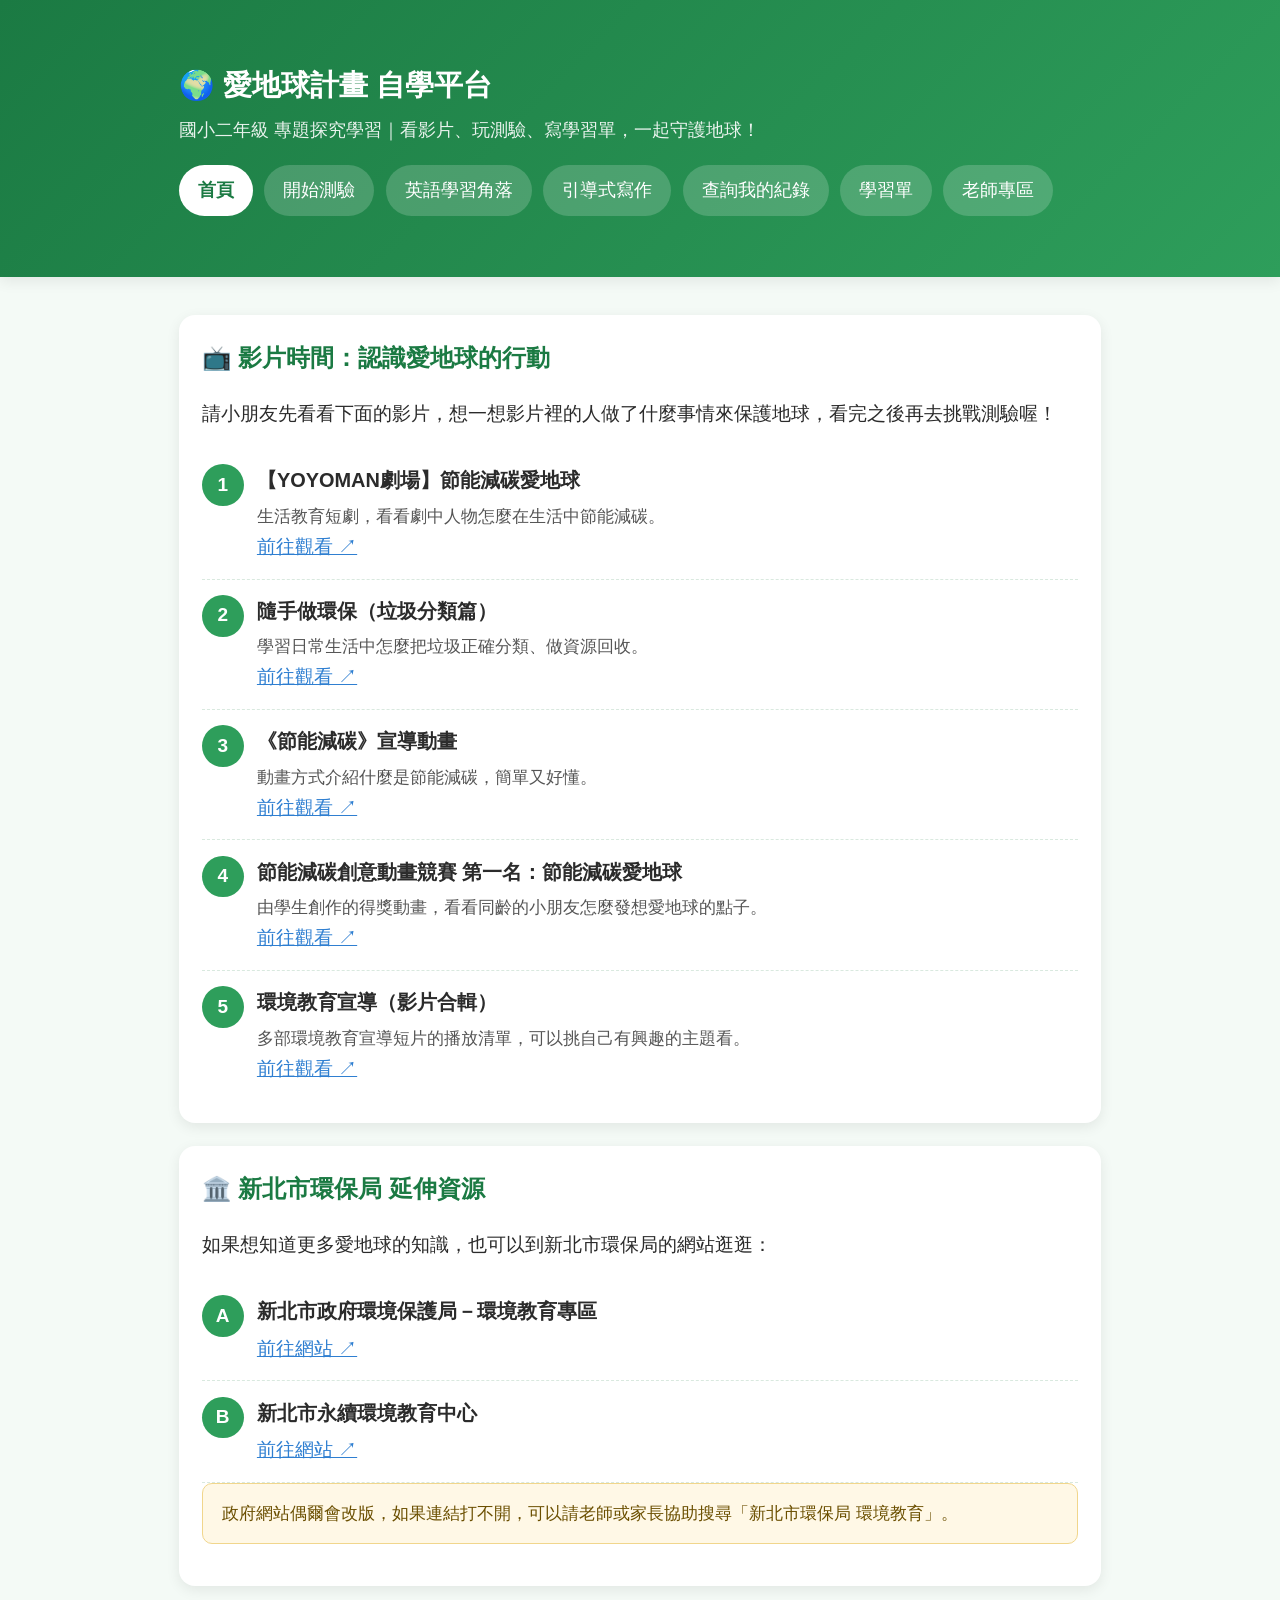
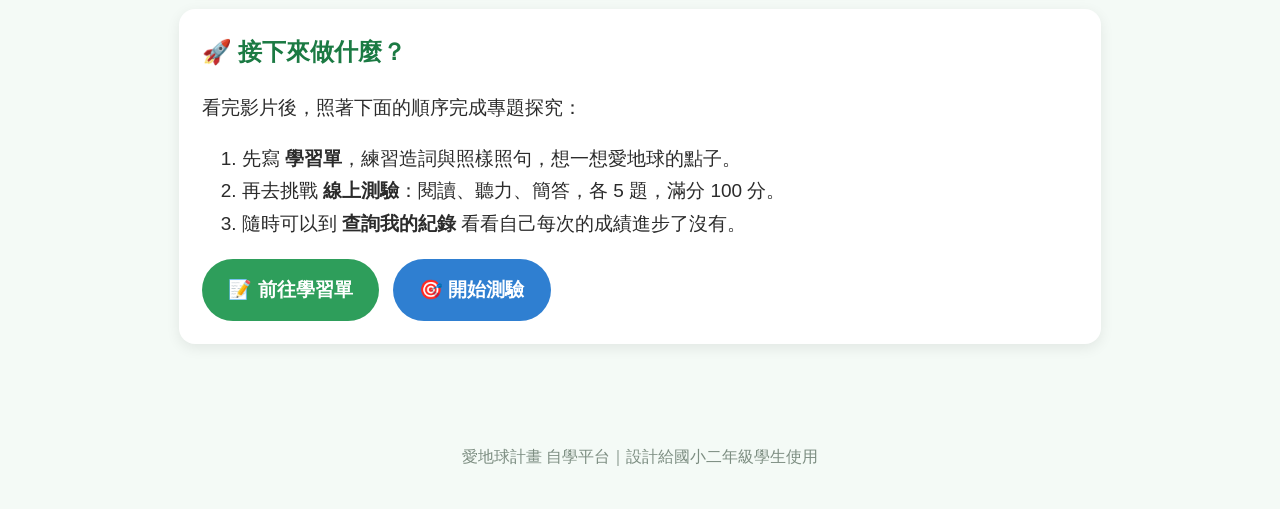
<file: index.html>
<!DOCTYPE html>
<html lang="zh-Hant">
<head>
<meta charset="UTF-8" />
<meta name="viewport" content="width=device-width, initial-scale=1.0" />
<title>愛地球計畫｜自學平台</title>
<link rel="stylesheet" href="css/style.css" />
</head>
<body>
<header class="site-header">
  <div class="container">
    <h1>🌍 愛地球計畫 自學平台</h1>
    <p>國小二年級 專題探究學習｜看影片、玩測驗、寫學習單，一起守護地球！</p>
    <nav class="nav">
      <a href="index.html" class="active">首頁</a>
      <a href="quiz.html">開始測驗</a>
      <a href="english.html">英語學習角落</a>
      <a href="writing.html">引導式寫作</a>
      <a href="records.html">查詢我的紀錄</a>
      <a href="worksheet.html">學習單</a>
      <a href="teacher.html">老師專區</a>
    </nav>
  </div>
</header>

<main class="container">

  <section class="card">
    <h2>📺 影片時間：認識愛地球的行動</h2>
    <p>請小朋友先看看下面的影片，想一想影片裡的人做了什麼事情來保護地球，看完之後再去挑戰測驗喔！</p>

    <div class="resource-item">
      <div class="resource-badge">1</div>
      <div>
        <h3>【YOYOMAN劇場】節能減碳愛地球</h3>
        <p>生活教育短劇，看看劇中人物怎麼在生活中節能減碳。</p>
        <a href="https://www.youtube.com/watch?v=oOMEw6b3KE0" target="_blank" rel="noopener">前往觀看 ↗</a>
      </div>
    </div>

    <div class="resource-item">
      <div class="resource-badge">2</div>
      <div>
        <h3>隨手做環保（垃圾分類篇）</h3>
        <p>學習日常生活中怎麼把垃圾正確分類、做資源回收。</p>
        <a href="https://www.youtube.com/watch?v=1Psvl4VENHc" target="_blank" rel="noopener">前往觀看 ↗</a>
      </div>
    </div>

    <div class="resource-item">
      <div class="resource-badge">3</div>
      <div>
        <h3>《節能減碳》宣導動畫</h3>
        <p>動畫方式介紹什麼是節能減碳，簡單又好懂。</p>
        <a href="https://www.youtube.com/watch?v=EgyEoWY1zJs" target="_blank" rel="noopener">前往觀看 ↗</a>
      </div>
    </div>

    <div class="resource-item">
      <div class="resource-badge">4</div>
      <div>
        <h3>節能減碳創意動畫競賽 第一名：節能減碳愛地球</h3>
        <p>由學生創作的得獎動畫，看看同齡的小朋友怎麼發想愛地球的點子。</p>
        <a href="https://www.youtube.com/watch?v=RoqCSgx0_Cg" target="_blank" rel="noopener">前往觀看 ↗</a>
      </div>
    </div>

    <div class="resource-item">
      <div class="resource-badge">5</div>
      <div>
        <h3>環境教育宣導（影片合輯）</h3>
        <p>多部環境教育宣導短片的播放清單，可以挑自己有興趣的主題看。</p>
        <a href="https://www.youtube.com/playlist?list=PLnuquItYMaAf5k-RZ_z45hEhrvIh-VJi8" target="_blank" rel="noopener">前往觀看 ↗</a>
      </div>
    </div>
  </section>

  <section class="card">
    <h2>🏛️ 新北市環保局 延伸資源</h2>
    <p>如果想知道更多愛地球的知識，也可以到新北市環保局的網站逛逛：</p>

    <div class="resource-item">
      <div class="resource-badge">A</div>
      <div>
        <h3>新北市政府環境保護局－環境教育專區</h3>
        <a href="https://www.epd.ntpc.gov.tw/Home/Menu/EnvironmentalEducation" target="_blank" rel="noopener">前往網站 ↗</a>
      </div>
    </div>

    <div class="resource-item">
      <div class="resource-badge">B</div>
      <div>
        <h3>新北市永續環境教育中心</h3>
        <a href="https://sdec.ntpc.edu.tw/" target="_blank" rel="noopener">前往網站 ↗</a>
      </div>
    </div>

    <div class="notice">政府網站偶爾會改版，如果連結打不開，可以請老師或家長協助搜尋「新北市環保局 環境教育」。</div>
  </section>

  <section class="card">
    <h2>🚀 接下來做什麼？</h2>
    <p>看完影片後，照著下面的順序完成專題探究：</p>
    <ol>
      <li>先寫 <strong>學習單</strong>，練習造詞與照樣照句，想一想愛地球的點子。</li>
      <li>再去挑戰 <strong>線上測驗</strong>：閱讀、聽力、簡答，各 5 題，滿分 100 分。</li>
      <li>隨時可以到 <strong>查詢我的紀錄</strong> 看看自己每次的成績進步了沒有。</li>
    </ol>
    <div class="btn-row">
      <a class="btn" href="worksheet.html">📝 前往學習單</a>
      <a class="btn secondary" href="quiz.html">🎯 開始測驗</a>
    </div>
  </section>

</main>

<footer class="site-footer">愛地球計畫 自學平台｜設計給國小二年級學生使用</footer>
</body>
</html>
</file>
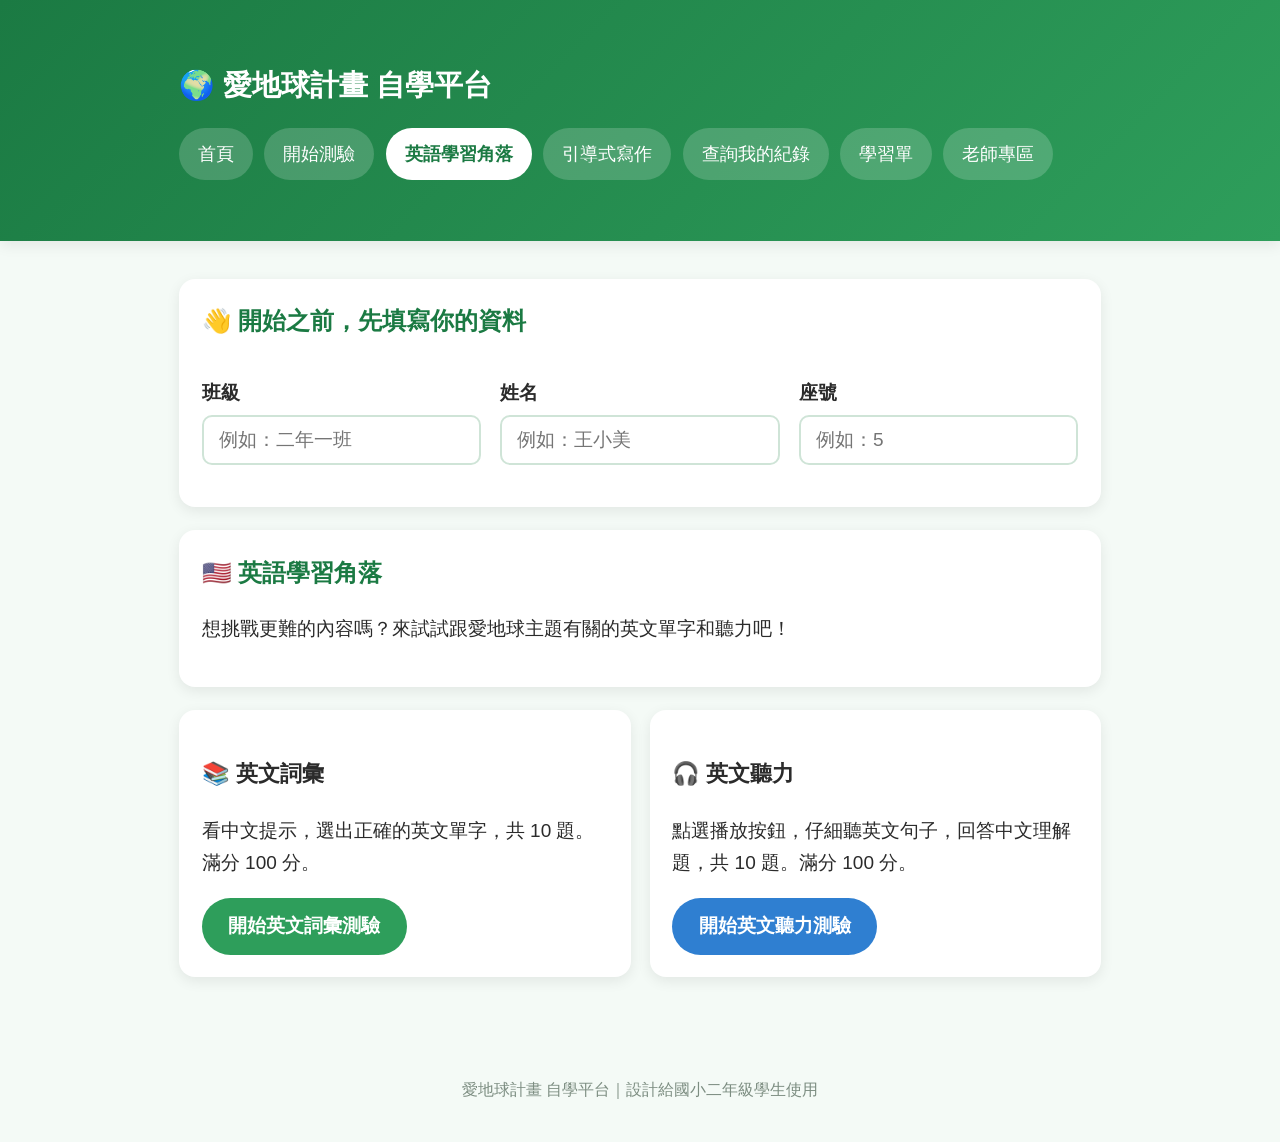
<file: english.html>
<!DOCTYPE html>
<html lang="zh-Hant">
<head>
<meta charset="UTF-8" />
<meta name="viewport" content="width=device-width, initial-scale=1.0" />
<title>英語學習角落｜愛地球計畫</title>
<link rel="stylesheet" href="css/style.css" />
</head>
<body>
<header class="site-header">
  <div class="container">
    <h1>🌍 愛地球計畫 自學平台</h1>
    <nav class="nav">
      <a href="index.html">首頁</a>
      <a href="quiz.html">開始測驗</a>
      <a href="english.html" class="active">英語學習角落</a>
      <a href="writing.html">引導式寫作</a>
      <a href="records.html">查詢我的紀錄</a>
      <a href="worksheet.html">學習單</a>
      <a href="teacher.html">老師專區</a>
    </nav>
  </div>
</header>

<main class="container">

  <section class="card" id="student-form-card">
    <h2>👋 開始之前，先填寫你的資料</h2>
    <div class="grid cols-3">
      <div>
        <label for="input-class">班級</label>
        <input type="text" id="input-class" placeholder="例如：二年一班" />
      </div>
      <div>
        <label for="input-name">姓名</label>
        <input type="text" id="input-name" placeholder="例如：王小美" />
      </div>
      <div>
        <label for="input-seat">座號</label>
        <input type="number" id="input-seat" placeholder="例如：5" />
      </div>
    </div>
    <p class="score-note" id="student-form-hint"></p>
  </section>

  <section id="section-menu">
    <div class="card">
      <h2>🇺🇸 英語學習角落</h2>
      <p>想挑戰更難的內容嗎？來試試跟愛地球主題有關的英文單字和聽力吧！</p>
    </div>
    <div class="grid cols-2">
      <div class="card">
        <h3>📚 英文詞彙</h3>
        <p>看中文提示，選出正確的英文單字，共 10 題。滿分 100 分。</p>
        <button class="btn" onclick="startTest('engVocab')">開始英文詞彙測驗</button>
      </div>
      <div class="card">
        <h3>🎧 英文聽力</h3>
        <p>點選播放按鈕，仔細聽英文句子，回答中文理解題，共 10 題。滿分 100 分。</p>
        <button class="btn secondary" onclick="startTest('engListening')">開始英文聽力測驗</button>
      </div>
    </div>
  </section>

  <section class="card" id="section-test" style="display:none;">
    <h2 id="test-title"></h2>
    <div class="progress-bar"><div class="progress-bar-fill" id="progress-fill" style="width:0%"></div></div>
    <div id="test-questions"></div>
    <div class="btn-row">
      <button class="btn" id="submit-btn" onclick="submitTest()">交卷</button>
      <button class="btn outline" onclick="backToMenu()">返回測驗選單</button>
    </div>
  </section>

  <section class="card" id="section-result" style="display:none;">
    <h2 id="result-title">測驗結果</h2>
    <div class="score-display" id="result-score">0</div>
    <p class="score-note" id="result-note"></p>
    <div id="result-detail"></div>
    <div class="btn-row">
      <button class="btn" id="retake-btn" onclick="retakeTest()">再測一次（換新題目）</button>
      <button class="btn outline" onclick="backToMenu()">返回測驗選單</button>
      <a class="btn secondary" href="records.html">查看我的所有紀錄</a>
    </div>
  </section>

</main>

<footer class="site-footer">愛地球計畫 自學平台｜設計給國小二年級學生使用</footer>

<script src="js/config.js"></script>
<script src="js/questions.js"></script>
<script src="js/storage.js"></script>
<script src="js/quiz.js"></script>
</body>
</html>
</file>
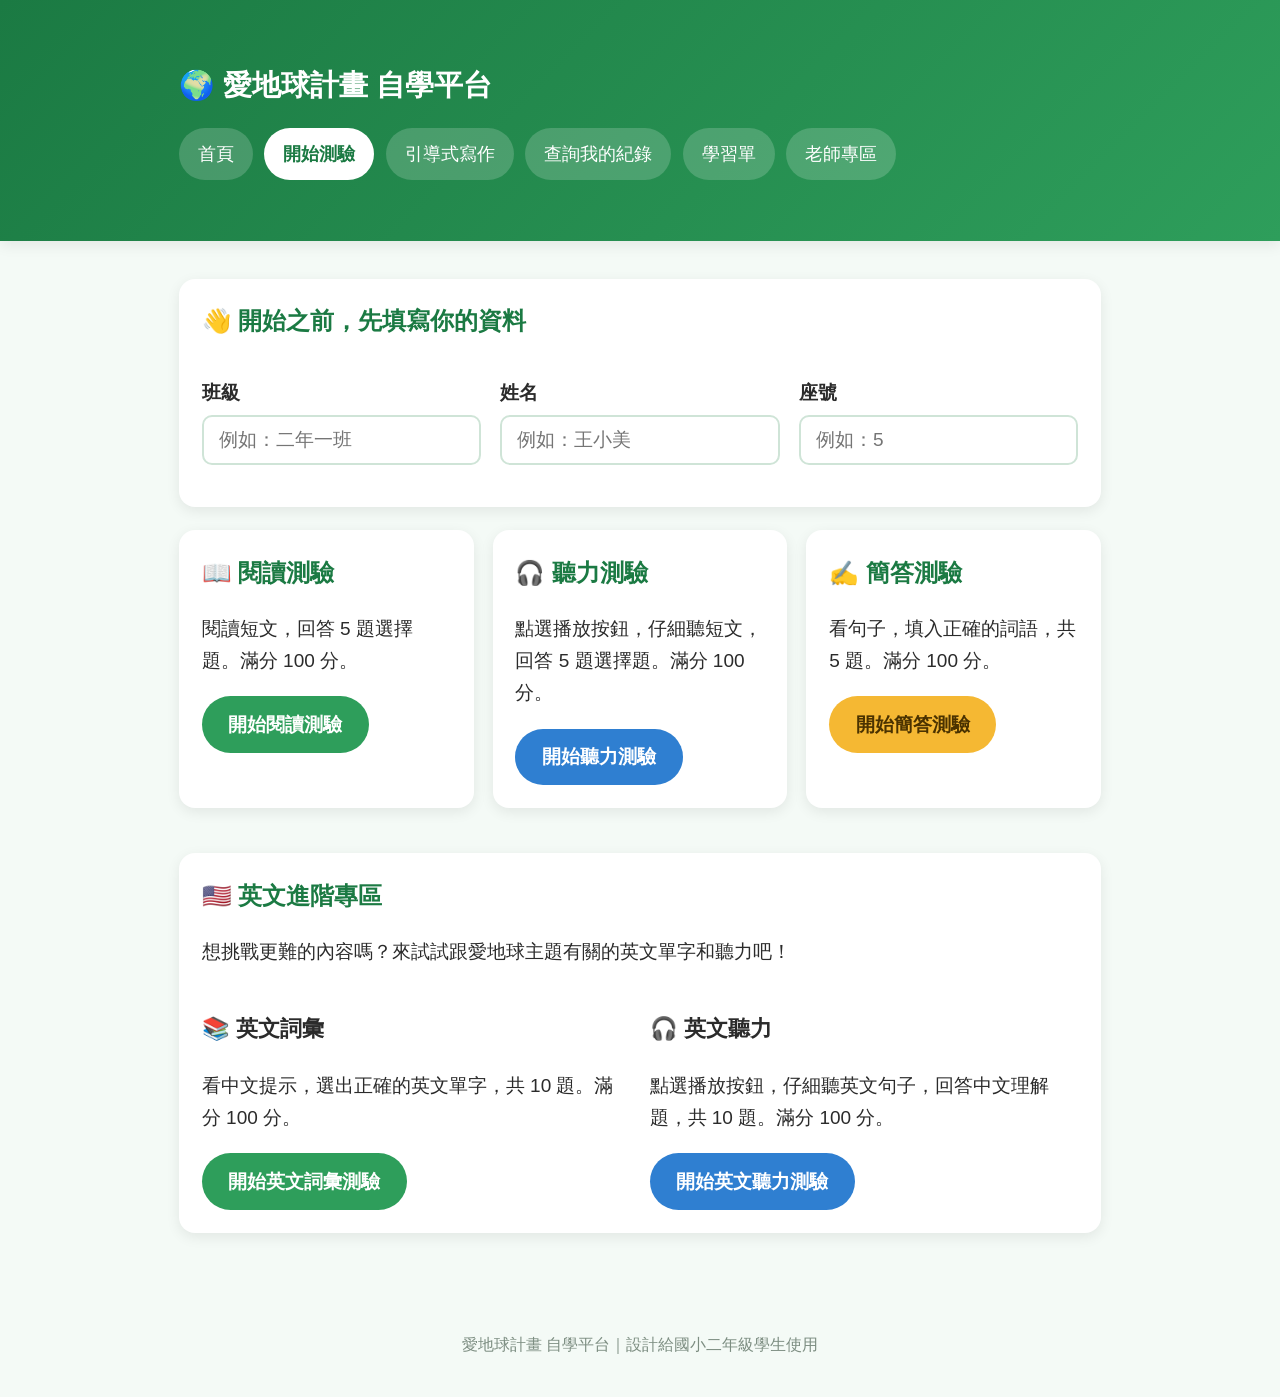
<file: quiz.html>
<!DOCTYPE html>
<html lang="zh-Hant">
<head>
<meta charset="UTF-8" />
<meta name="viewport" content="width=device-width, initial-scale=1.0" />
<title>線上測驗｜愛地球計畫</title>
<link rel="stylesheet" href="css/style.css" />
</head>
<body>
<header class="site-header">
  <div class="container">
    <h1>🌍 愛地球計畫 自學平台</h1>
    <nav class="nav">
      <a href="index.html">首頁</a>
      <a href="quiz.html" class="active">開始測驗</a>
      <a href="writing.html">引導式寫作</a>
      <a href="records.html">查詢我的紀錄</a>
      <a href="worksheet.html">學習單</a>
      <a href="teacher.html">老師專區</a>
    </nav>
  </div>
</header>

<main class="container">

  <section class="card" id="student-form-card">
    <h2>👋 開始之前，先填寫你的資料</h2>
    <div class="grid cols-3">
      <div>
        <label for="input-class">班級</label>
        <input type="text" id="input-class" placeholder="例如：二年一班" />
      </div>
      <div>
        <label for="input-name">姓名</label>
        <input type="text" id="input-name" placeholder="例如：王小美" />
      </div>
      <div>
        <label for="input-seat">座號</label>
        <input type="number" id="input-seat" placeholder="例如：5" />
      </div>
    </div>
    <p class="score-note" id="student-form-hint"></p>
  </section>

  <section id="section-menu">
    <div class="grid cols-3">
      <div class="card">
        <h2>📖 閱讀測驗</h2>
        <p>閱讀短文，回答 5 題選擇題。滿分 100 分。</p>
        <button class="btn" onclick="startTest('reading')">開始閱讀測驗</button>
      </div>
      <div class="card">
        <h2>🎧 聽力測驗</h2>
        <p>點選播放按鈕，仔細聽短文，回答 5 題選擇題。滿分 100 分。</p>
        <button class="btn secondary" onclick="startTest('listening')">開始聽力測驗</button>
      </div>
      <div class="card">
        <h2>✍️ 簡答測驗</h2>
        <p>看句子，填入正確的詞語，共 5 題。滿分 100 分。</p>
        <button class="btn warning" onclick="startTest('short')">開始簡答測驗</button>
      </div>
    </div>

    <div class="card" style="margin-top:1.2rem;">
      <h2>🇺🇸 英文進階專區</h2>
      <p>想挑戰更難的內容嗎？來試試跟愛地球主題有關的英文單字和聽力吧！</p>
      <div class="grid cols-2">
        <div>
          <h3>📚 英文詞彙</h3>
          <p>看中文提示，選出正確的英文單字，共 10 題。滿分 100 分。</p>
          <button class="btn" onclick="startTest('engVocab')">開始英文詞彙測驗</button>
        </div>
        <div>
          <h3>🎧 英文聽力</h3>
          <p>點選播放按鈕，仔細聽英文句子，回答中文理解題，共 10 題。滿分 100 分。</p>
          <button class="btn secondary" onclick="startTest('engListening')">開始英文聽力測驗</button>
        </div>
      </div>
    </div>
  </section>

  <section class="card" id="section-test" style="display:none;">
    <h2 id="test-title"></h2>
    <div class="progress-bar"><div class="progress-bar-fill" id="progress-fill" style="width:0%"></div></div>
    <div id="test-questions"></div>
    <div class="btn-row">
      <button class="btn" id="submit-btn" onclick="submitTest()">交卷</button>
      <button class="btn outline" onclick="backToMenu()">返回測驗選單</button>
    </div>
  </section>

  <section class="card" id="section-result" style="display:none;">
    <h2 id="result-title">測驗結果</h2>
    <div class="score-display" id="result-score">0</div>
    <p class="score-note" id="result-note"></p>
    <div id="result-detail"></div>
    <div class="btn-row">
      <button class="btn" id="retake-btn" onclick="retakeTest()">再測一次（換新題目）</button>
      <button class="btn outline" onclick="backToMenu()">返回測驗選單</button>
      <a class="btn secondary" href="records.html">查看我的所有紀錄</a>
    </div>
  </section>

</main>

<footer class="site-footer">愛地球計畫 自學平台｜設計給國小二年級學生使用</footer>

<script src="js/config.js"></script>
<script src="js/questions.js"></script>
<script src="js/storage.js"></script>
<script src="js/quiz.js"></script>
</body>
</html>
</file>
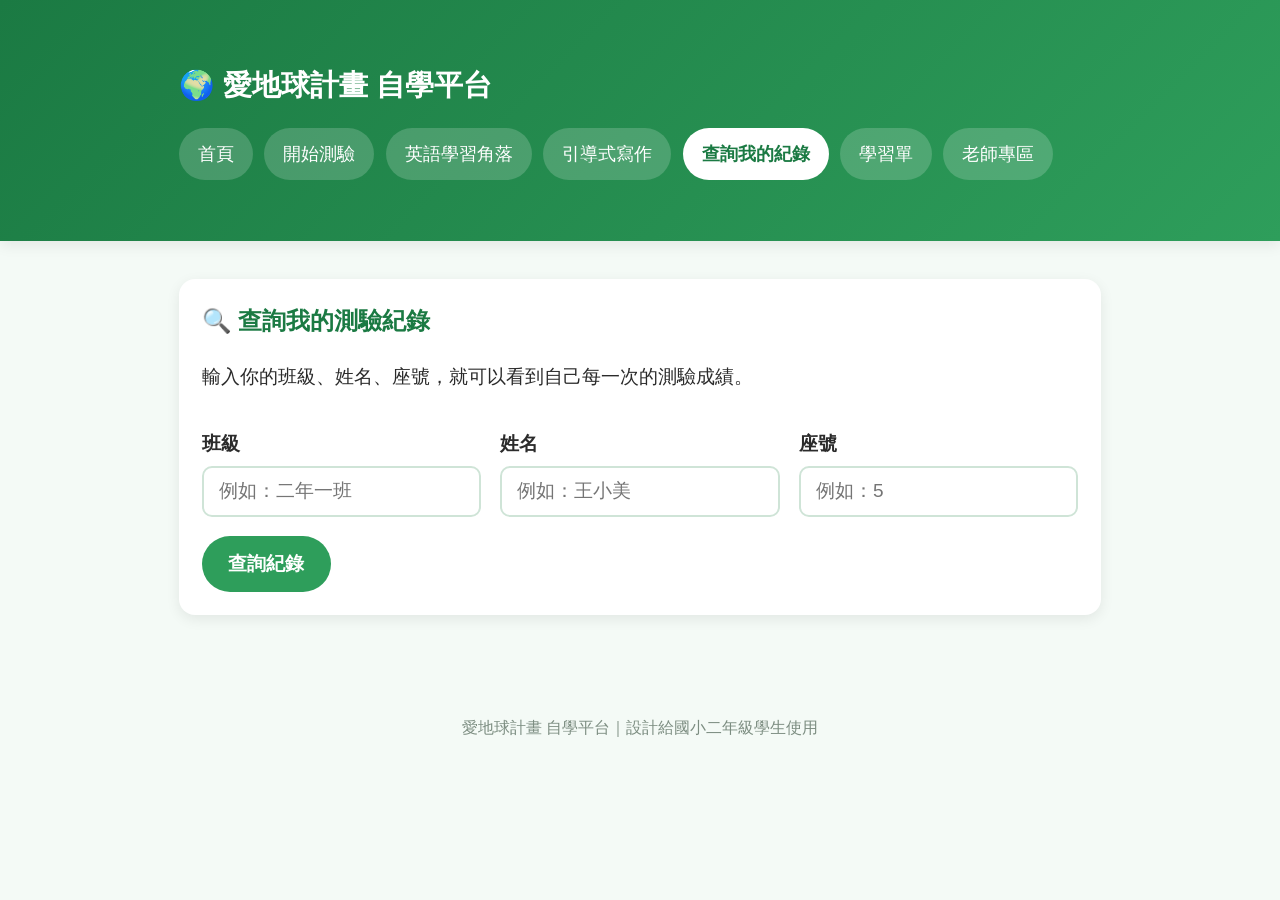
<file: records.html>
<!DOCTYPE html>
<html lang="zh-Hant">
<head>
<meta charset="UTF-8" />
<meta name="viewport" content="width=device-width, initial-scale=1.0" />
<title>查詢我的紀錄｜愛地球計畫</title>
<link rel="stylesheet" href="css/style.css" />
</head>
<body>
<header class="site-header">
  <div class="container">
    <h1>🌍 愛地球計畫 自學平台</h1>
    <nav class="nav">
      <a href="index.html">首頁</a>
      <a href="quiz.html">開始測驗</a>
      <a href="english.html">英語學習角落</a>
      <a href="writing.html">引導式寫作</a>
      <a href="records.html" class="active">查詢我的紀錄</a>
      <a href="worksheet.html">學習單</a>
      <a href="teacher.html">老師專區</a>
    </nav>
  </div>
</header>

<main class="container">

  <section class="card">
    <h2>🔍 查詢我的測驗紀錄</h2>
    <p>輸入你的班級、姓名、座號，就可以看到自己每一次的測驗成績。</p>
    <div class="grid cols-3">
      <div>
        <label for="q-class">班級</label>
        <input type="text" id="q-class" placeholder="例如：二年一班" />
      </div>
      <div>
        <label for="q-name">姓名</label>
        <input type="text" id="q-name" placeholder="例如：王小美" />
      </div>
      <div>
        <label for="q-seat">座號</label>
        <input type="number" id="q-seat" placeholder="例如：5" />
      </div>
    </div>
    <div class="btn-row">
      <button class="btn" onclick="doQuery()">查詢紀錄</button>
    </div>
  </section>

  <section class="card" id="result-card" style="display:none;">
    <h2>📋 查詢結果</h2>
    <p id="result-summary"></p>
    <div class="table-wrap">
      <table>
        <thead>
          <tr>
            <th>時間</th>
            <th>測驗類別</th>
            <th>得分</th>
            <th>答對題數</th>
          </tr>
        </thead>
        <tbody id="result-tbody"></tbody>
      </table>
    </div>
  </section>

</main>

<footer class="site-footer">愛地球計畫 自學平台｜設計給國小二年級學生使用</footer>

<script src="js/config.js"></script>
<script src="js/storage.js"></script>
<script>
  window.addEventListener("DOMContentLoaded", () => {
    try {
      const raw = localStorage.getItem("earthStudentInfo");
      if (raw) {
        const info = JSON.parse(raw);
        document.getElementById("q-class").value = info.className || "";
        document.getElementById("q-name").value = info.name || "";
        document.getElementById("q-seat").value = info.seatNo || "";
      }
    } catch (e) {}
  });

  async function doQuery() {
    const className = document.getElementById("q-class").value.trim();
    const name = document.getElementById("q-name").value.trim();
    const seatNo = document.getElementById("q-seat").value.trim();

    if (!className || !name || !seatNo) {
      alert("請輸入班級、姓名、座號再查詢喔！");
      return;
    }

    const records = await queryStudentRecords({ className, name, seatNo });
    const resultCard = document.getElementById("result-card");
    const tbody = document.getElementById("result-tbody");
    const summary = document.getElementById("result-summary");

    resultCard.style.display = "block";

    if (!records.length) {
      summary.textContent = "目前還沒有找到任何紀錄，快去挑戰測驗看看吧！";
      tbody.innerHTML = "";
      return;
    }

    const sorted = records.slice().sort((a, b) => (Number(a.timestamp) < Number(b.timestamp) ? 1 : -1));
    summary.textContent = `${name} 同學，共有 ${records.length} 筆紀錄：`;
    tbody.innerHTML = sorted
      .map(
        (r) => `
        <tr>
          <td>${formatTimestamp(r.timestamp)}</td>
          <td>${r.testTypeLabel}</td>
          <td>${r.score}</td>
          <td>${r.correct} / ${r.total}</td>
        </tr>`
      )
      .join("");

    resultCard.scrollIntoView({ behavior: "smooth" });
  }
</script>
</body>
</html>
</file>
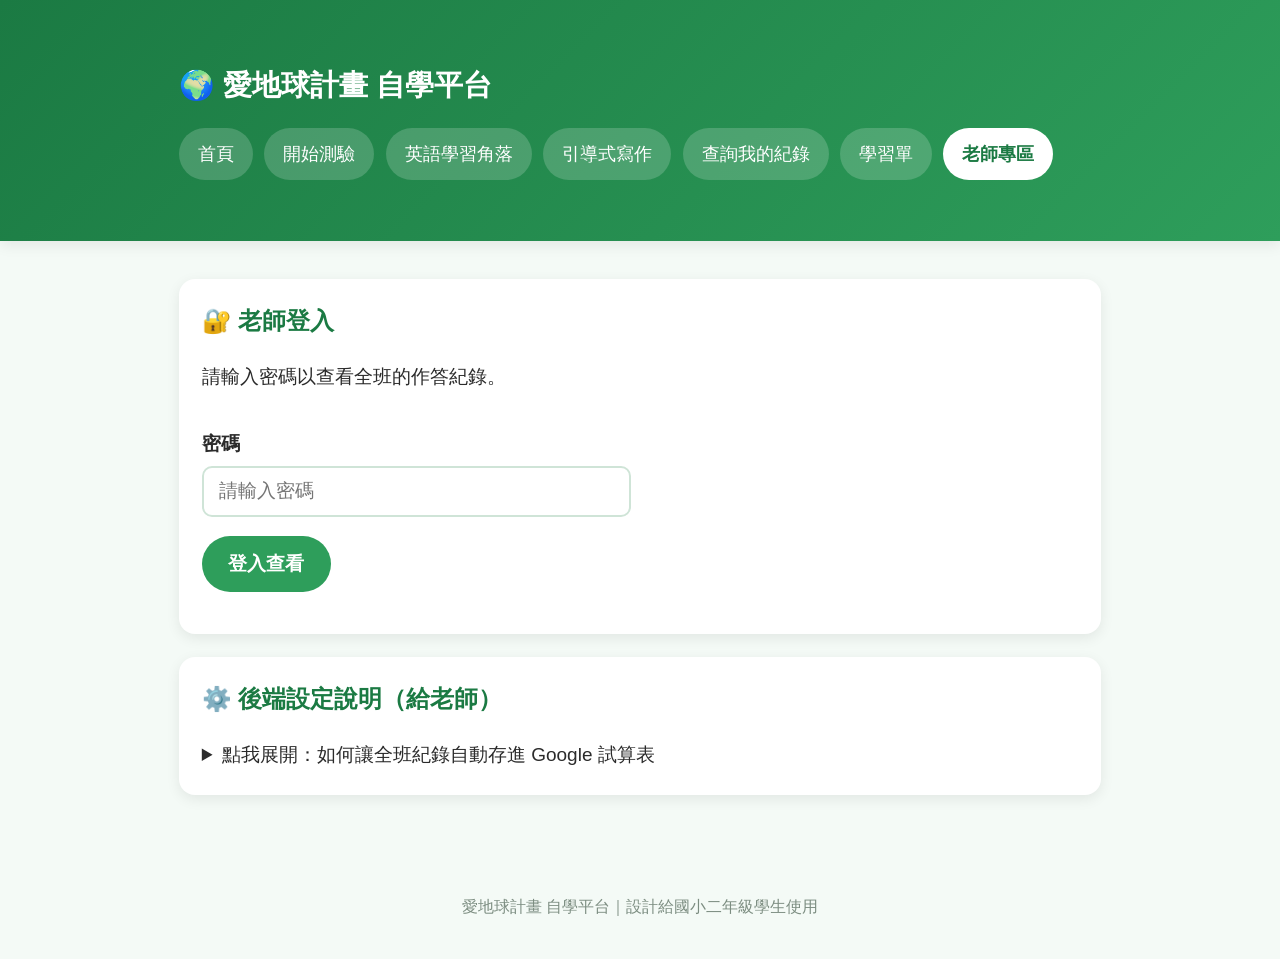
<file: teacher.html>
<!DOCTYPE html>
<html lang="zh-Hant">
<head>
<meta charset="UTF-8" />
<meta name="viewport" content="width=device-width, initial-scale=1.0" />
<title>老師專區｜愛地球計畫</title>
<link rel="stylesheet" href="css/style.css" />
</head>
<body>
<header class="site-header">
  <div class="container">
    <h1>🌍 愛地球計畫 自學平台</h1>
    <nav class="nav">
      <a href="index.html">首頁</a>
      <a href="quiz.html">開始測驗</a>
      <a href="english.html">英語學習角落</a>
      <a href="writing.html">引導式寫作</a>
      <a href="records.html">查詢我的紀錄</a>
      <a href="worksheet.html">學習單</a>
      <a href="teacher.html" class="active">老師專區</a>
    </nav>
  </div>
</header>

<main class="container">

  <section class="card">
    <h2>🔐 老師登入</h2>
    <p>請輸入密碼以查看全班的作答紀錄。</p>
    <div class="grid cols-2">
      <div>
        <label for="teacher-password">密碼</label>
        <input type="password" id="teacher-password" placeholder="請輸入密碼" />
      </div>
    </div>
    <div class="btn-row">
      <button class="btn" onclick="teacherLogin()">登入查看</button>
    </div>
    <p class="score-note" id="login-hint"></p>
  </section>

  <section class="card" id="dashboard-card" style="display:none;">
    <h2>📊 全班作答紀錄</h2>
    <div class="grid cols-3">
      <div>
        <label for="filter-class">篩選班級</label>
        <input type="text" id="filter-class" placeholder="留空＝全部" oninput="renderTable()" />
      </div>
      <div>
        <label for="filter-type">篩選測驗類別</label>
        <select id="filter-type" onchange="renderTable()">
          <option value="">全部</option>
          <option value="reading">閱讀測驗</option>
          <option value="listening">聽力測驗</option>
          <option value="short">簡答測驗</option>
          <option value="engVocab">英文詞彙測驗</option>
          <option value="engListening">英文聽力測驗</option>
        </select>
      </div>
      <div>
        <label for="filter-name">篩選姓名</label>
        <input type="text" id="filter-name" placeholder="留空＝全部" oninput="renderTable()" />
      </div>
    </div>

    <p class="score-note" id="dashboard-summary"></p>

    <div class="table-wrap">
      <table>
        <thead>
          <tr>
            <th>時間</th>
            <th>班級</th>
            <th>姓名</th>
            <th>座號</th>
            <th>測驗類別</th>
            <th>得分</th>
            <th>答對題數</th>
          </tr>
        </thead>
        <tbody id="dashboard-tbody"></tbody>
      </table>
    </div>

    <div class="btn-row">
      <button class="btn secondary" onclick="exportCurrentView()">📥 匯出目前畫面為 Excel(CSV)</button>
      <button class="btn outline" onclick="location.reload()">🔄 重新整理</button>
    </div>
  </section>

  <section class="card">
    <h2>⚙️ 後端設定說明（給老師）</h2>
    <details>
      <summary>點我展開：如何讓全班紀錄自動存進 Google 試算表</summary>
      <div style="margin-top:0.8rem;">
        <p>目前資料只會存在「這一台裝置」的瀏覽器中。若要讓全班不同裝置的作答都自動集中、並可直接在 Google 試算表 / 匯出 Excel，請依下列步驟設定一次即可：</p>
        <ol>
          <li>開一份新的 Google 試算表，命名為「愛地球計畫紀錄」。</li>
          <li>選單「擴充功能」→「Apps Script」，把專案資料夾內 <code>apps-script/Code.gs</code> 的內容整個貼上（取代原本內容）。</li>
          <li>把 <code>Code.gs</code> 裡的 <code>TEACHER_SECRET</code> 改成你自己的私密密碼（這組密碼只存在 Apps Script 裡，<strong>不要</strong>寫進網站原始碼或 <code>js/config.js</code>，因為網站原始碼是公開的）。</li>
          <li>點選「部署」→「新增部署作業」→類型選「網頁應用程式」，執行身分選「我」，存取權選「任何人」，完成部署。</li>
          <li>複製部署後得到的網址（結尾是 <code>/exec</code>），貼到 <code>js/config.js</code> 的 <code>APPS_SCRIPT_URL</code> 欄位（這個網址本身不是密碼，可以公開）。</li>
          <li>存檔後重新整理網頁即可。之後所有學生的作答都會自動寫入這份 Google 試算表，老師也可以直接在 Google 試算表用「檔案 → 下載 → Microsoft Excel」匯出。登入老師專區時，請輸入你在 Apps Script 設定的那組密碼。</li>
        </ol>
      </div>
    </details>
  </section>

</main>

<footer class="site-footer">愛地球計畫 自學平台｜設計給國小二年級學生使用</footer>

<script src="js/config.js"></script>
<script src="js/storage.js"></script>
<script>
  let allRecords = [];

  async function teacherLogin() {
    const password = document.getElementById("teacher-password").value;
    const hint = document.getElementById("login-hint");
    hint.textContent = "查詢中...";

    const result = await queryAllRecords(password);
    if (!result.ok) {
      hint.textContent = "❌ " + (result.message || "密碼錯誤");
      hint.style.color = "var(--red)";
      return;
    }

    hint.textContent = "";
    allRecords = result.records || [];
    document.getElementById("dashboard-card").style.display = "block";
    document.getElementById("dashboard-summary").textContent =
      result.source === "cloud"
        ? "資料來源：Google 試算表（全班、所有裝置皆同步）"
        : "資料來源：本機瀏覽器（僅顯示這台裝置上的作答紀錄，尚未設定雲端同步）";
    renderTable();
    document.getElementById("dashboard-card").scrollIntoView({ behavior: "smooth" });
  }

  function getFilteredRecords() {
    const className = document.getElementById("filter-class").value.trim();
    const type = document.getElementById("filter-type").value;
    const name = document.getElementById("filter-name").value.trim();

    return allRecords.filter((r) => {
      return (
        (!className || String(r.className).includes(className)) &&
        (!type || r.testType === type) &&
        (!name || String(r.name).includes(name))
      );
    });
  }

  function renderTable() {
    const filtered = getFilteredRecords().slice().sort((a, b) => (Number(a.timestamp) < Number(b.timestamp) ? 1 : -1));
    const tbody = document.getElementById("dashboard-tbody");
    tbody.innerHTML = filtered
      .map(
        (r) => `
        <tr>
          <td>${formatTimestamp(r.timestamp)}</td>
          <td>${r.className}</td>
          <td>${r.name}</td>
          <td>${r.seatNo}</td>
          <td>${r.testTypeLabel}</td>
          <td>${r.score}</td>
          <td>${r.correct} / ${r.total}</td>
        </tr>`
      )
      .join("");
  }

  function exportCurrentView() {
    const filtered = getFilteredRecords();
    if (!filtered.length) {
      alert("目前沒有資料可以匯出。");
      return;
    }
    exportRecordsToCSV(filtered);
  }
</script>
</body>
</html>
</file>
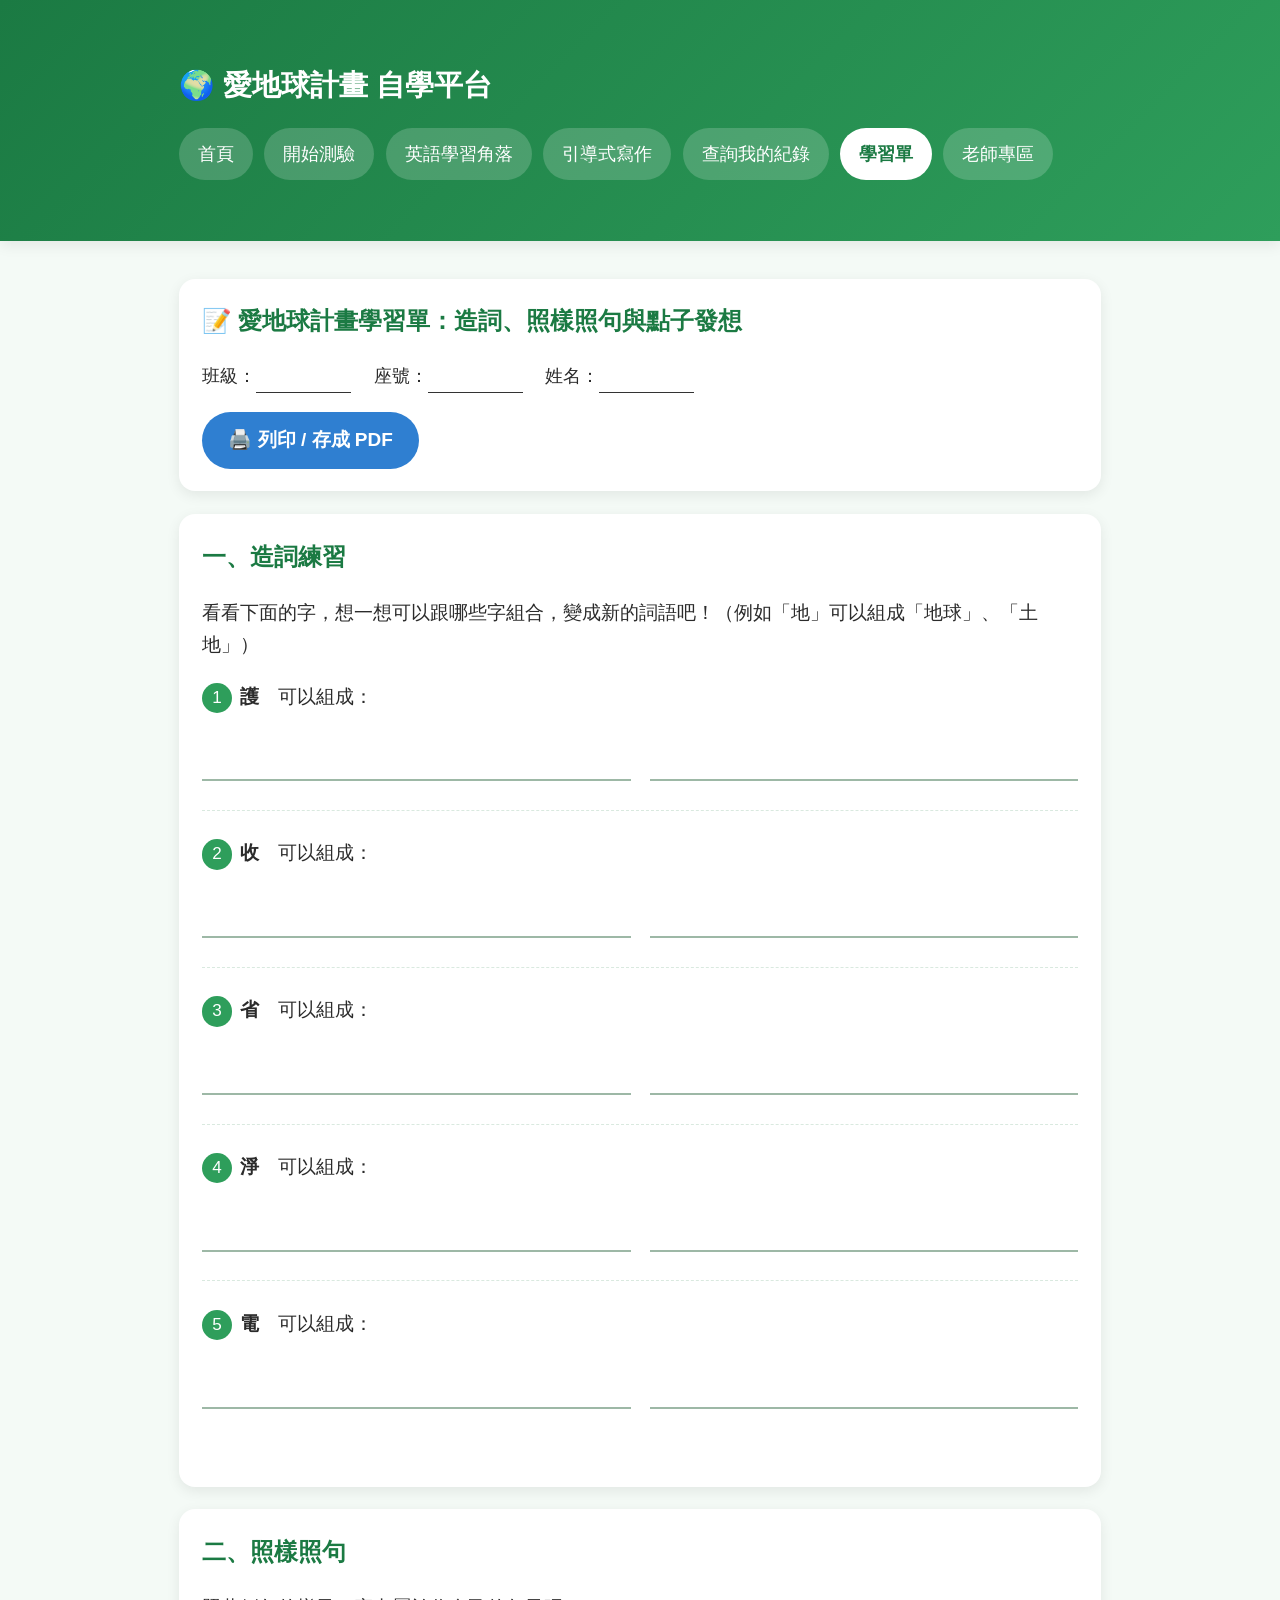
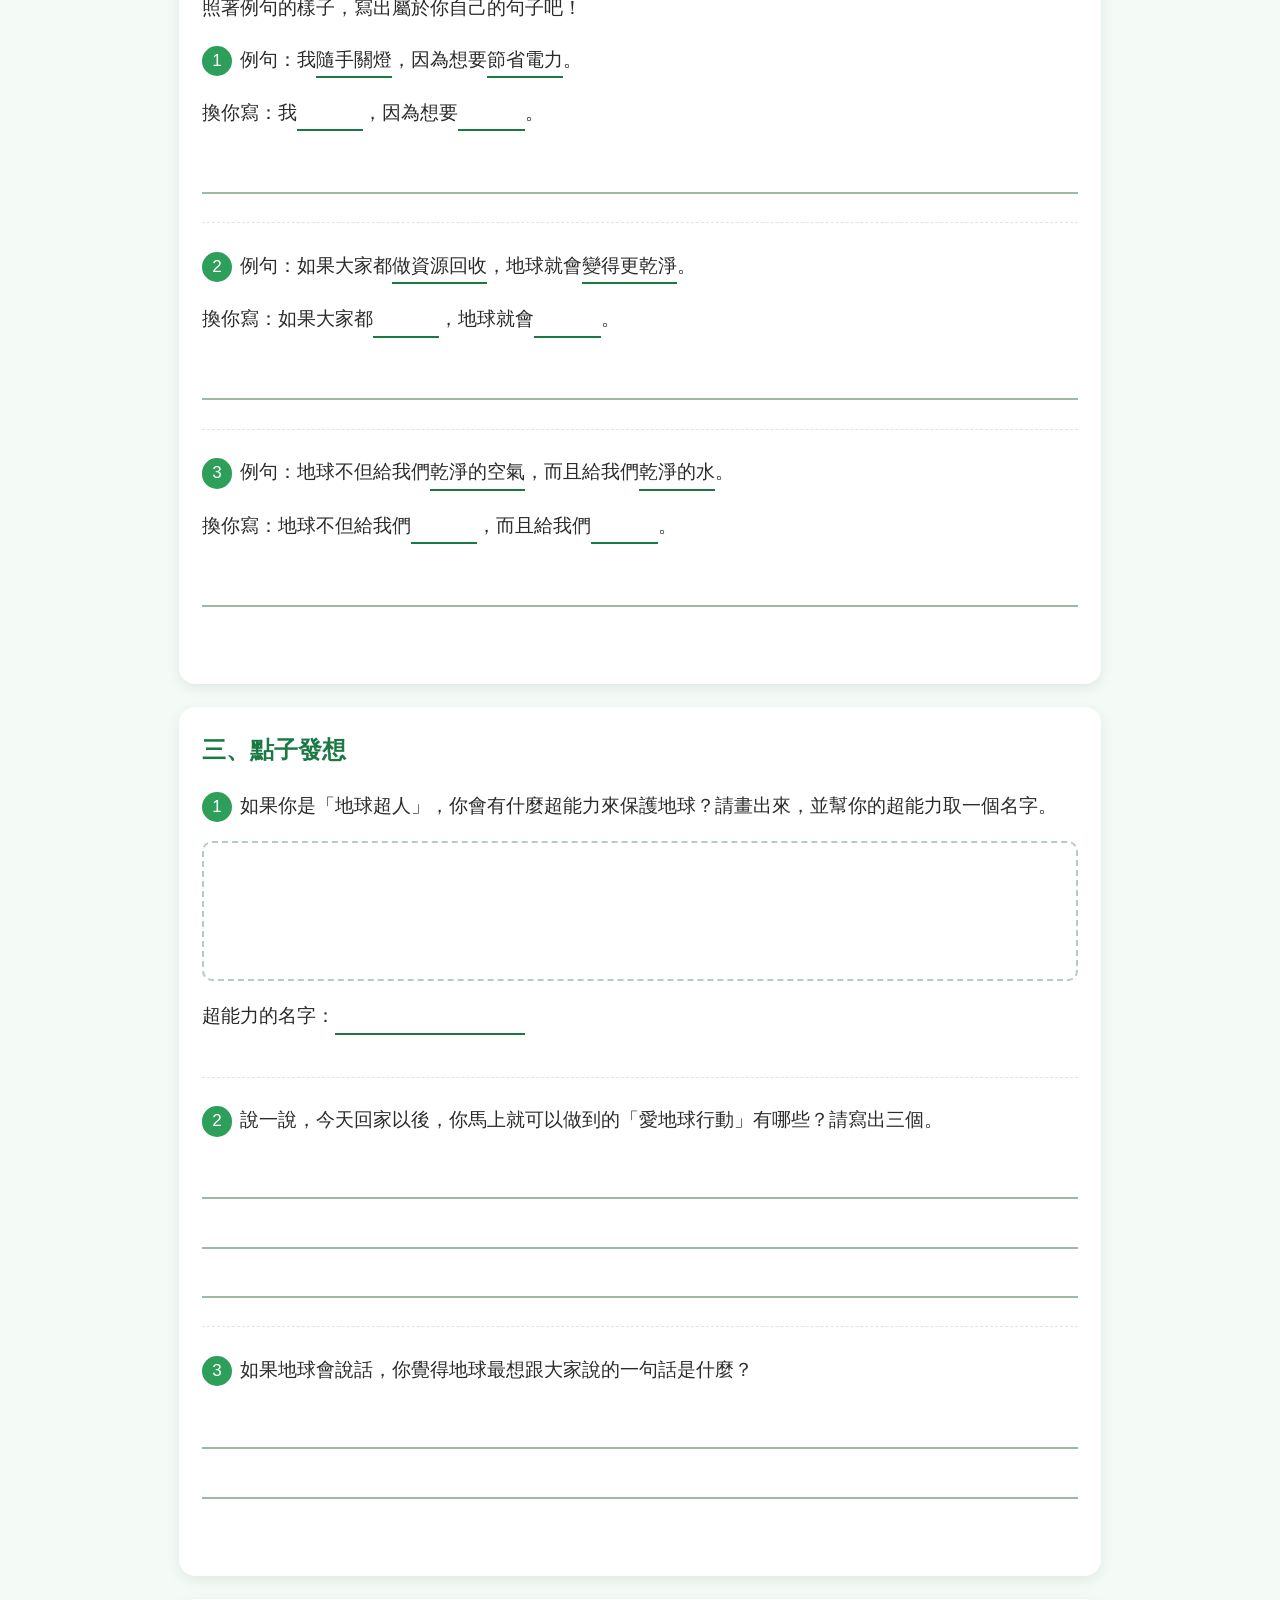
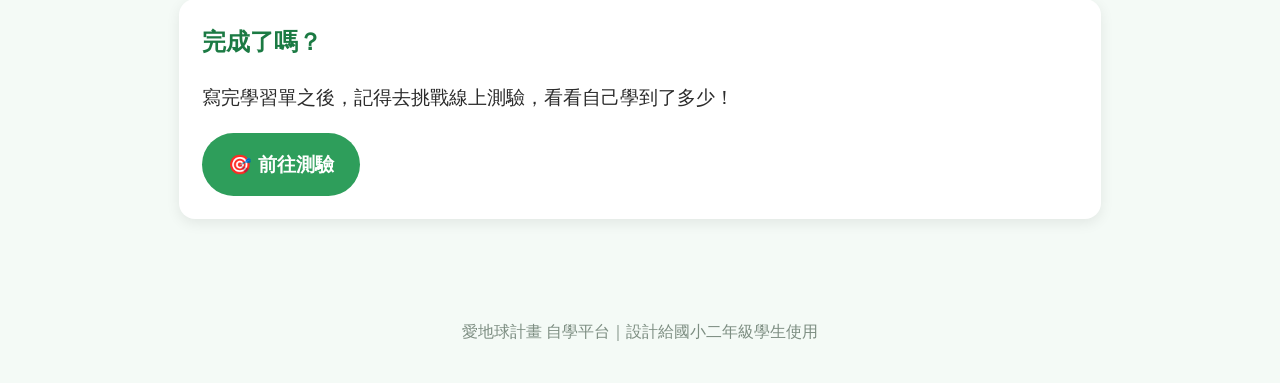
<file: worksheet.html>
<!DOCTYPE html>
<html lang="zh-Hant">
<head>
<meta charset="UTF-8" />
<meta name="viewport" content="width=device-width, initial-scale=1.0" />
<title>學習單｜愛地球計畫</title>
<link rel="stylesheet" href="css/style.css" />
</head>
<body>
<header class="site-header no-print">
  <div class="container">
    <h1>🌍 愛地球計畫 自學平台</h1>
    <nav class="nav">
      <a href="index.html">首頁</a>
      <a href="quiz.html">開始測驗</a>
      <a href="english.html">英語學習角落</a>
      <a href="writing.html">引導式寫作</a>
      <a href="records.html">查詢我的紀錄</a>
      <a href="worksheet.html" class="active">學習單</a>
      <a href="teacher.html">老師專區</a>
    </nav>
  </div>
</header>

<main class="container">

  <section class="card">
    <h2>📝 愛地球計畫學習單：造詞、照樣照句與點子發想</h2>
    <div class="cover-fields">
      <div>班級：<span>&nbsp;</span></div>
      <div>座號：<span>&nbsp;</span></div>
      <div>姓名：<span>&nbsp;</span></div>
    </div>
    <div class="btn-row no-print">
      <button class="btn secondary" onclick="window.print()">🖨️ 列印 / 存成 PDF</button>
    </div>
  </section>

  <section class="card">
    <h2>一、造詞練習</h2>
    <p>看看下面的字，想一想可以跟哪些字組合，變成新的詞語吧！（例如「地」可以組成「地球」、「土地」）</p>

    <div class="ws-item">
      <p><span class="ws-number">1</span><strong>護</strong>　可以組成：</p>
      <div class="grid cols-2">
        <div class="write-line"></div>
        <div class="write-line"></div>
      </div>
    </div>

    <div class="ws-item">
      <p><span class="ws-number">2</span><strong>收</strong>　可以組成：</p>
      <div class="grid cols-2">
        <div class="write-line"></div>
        <div class="write-line"></div>
      </div>
    </div>

    <div class="ws-item">
      <p><span class="ws-number">3</span><strong>省</strong>　可以組成：</p>
      <div class="grid cols-2">
        <div class="write-line"></div>
        <div class="write-line"></div>
      </div>
    </div>

    <div class="ws-item">
      <p><span class="ws-number">4</span><strong>淨</strong>　可以組成：</p>
      <div class="grid cols-2">
        <div class="write-line"></div>
        <div class="write-line"></div>
      </div>
    </div>

    <div class="ws-item">
      <p><span class="ws-number">5</span><strong>電</strong>　可以組成：</p>
      <div class="grid cols-2">
        <div class="write-line"></div>
        <div class="write-line"></div>
      </div>
    </div>
  </section>

  <section class="card">
    <h2>二、照樣照句</h2>
    <p>照著例句的樣子，寫出屬於你自己的句子吧！</p>

    <div class="ws-item">
      <p><span class="ws-number">1</span>例句：我<span class="fill-blank">隨手關燈</span>，因為想要<span class="fill-blank">節省電力</span>。</p>
      <p>換你寫：我<span class="fill-blank">&nbsp;</span>，因為想要<span class="fill-blank">&nbsp;</span>。</p>
      <div class="write-line"></div>
    </div>

    <div class="ws-item">
      <p><span class="ws-number">2</span>例句：如果大家都<span class="fill-blank">做資源回收</span>，地球就會<span class="fill-blank">變得更乾淨</span>。</p>
      <p>換你寫：如果大家都<span class="fill-blank">&nbsp;</span>，地球就會<span class="fill-blank">&nbsp;</span>。</p>
      <div class="write-line"></div>
    </div>

    <div class="ws-item">
      <p><span class="ws-number">3</span>例句：地球不但給我們<span class="fill-blank">乾淨的空氣</span>，而且給我們<span class="fill-blank">乾淨的水</span>。</p>
      <p>換你寫：地球不但給我們<span class="fill-blank">&nbsp;</span>，而且給我們<span class="fill-blank">&nbsp;</span>。</p>
      <div class="write-line"></div>
    </div>
  </section>

  <section class="card">
    <h2>三、點子發想</h2>

    <div class="ws-item">
      <p><span class="ws-number">1</span>如果你是「地球超人」，你會有什麼超能力來保護地球？請畫出來，並幫你的超能力取一個名字。</p>
      <div class="write-box"></div>
      <p>超能力的名字：<span class="fill-blank" style="min-width:10rem;">&nbsp;</span></p>
    </div>

    <div class="ws-item">
      <p><span class="ws-number">2</span>說一說，今天回家以後，你馬上就可以做到的「愛地球行動」有哪些？請寫出三個。</p>
      <div class="write-line"></div>
      <div class="write-line"></div>
      <div class="write-line"></div>
    </div>

    <div class="ws-item">
      <p><span class="ws-number">3</span>如果地球會說話，你覺得地球最想跟大家說的一句話是什麼？</p>
      <div class="write-line"></div>
      <div class="write-line"></div>
    </div>
  </section>

  <section class="card no-print">
    <h2>完成了嗎？</h2>
    <p>寫完學習單之後，記得去挑戰線上測驗，看看自己學到了多少！</p>
    <div class="btn-row">
      <a class="btn" href="quiz.html">🎯 前往測驗</a>
    </div>
  </section>

</main>

<footer class="site-footer no-print">愛地球計畫 自學平台｜設計給國小二年級學生使用</footer>
</body>
</html>
</file>
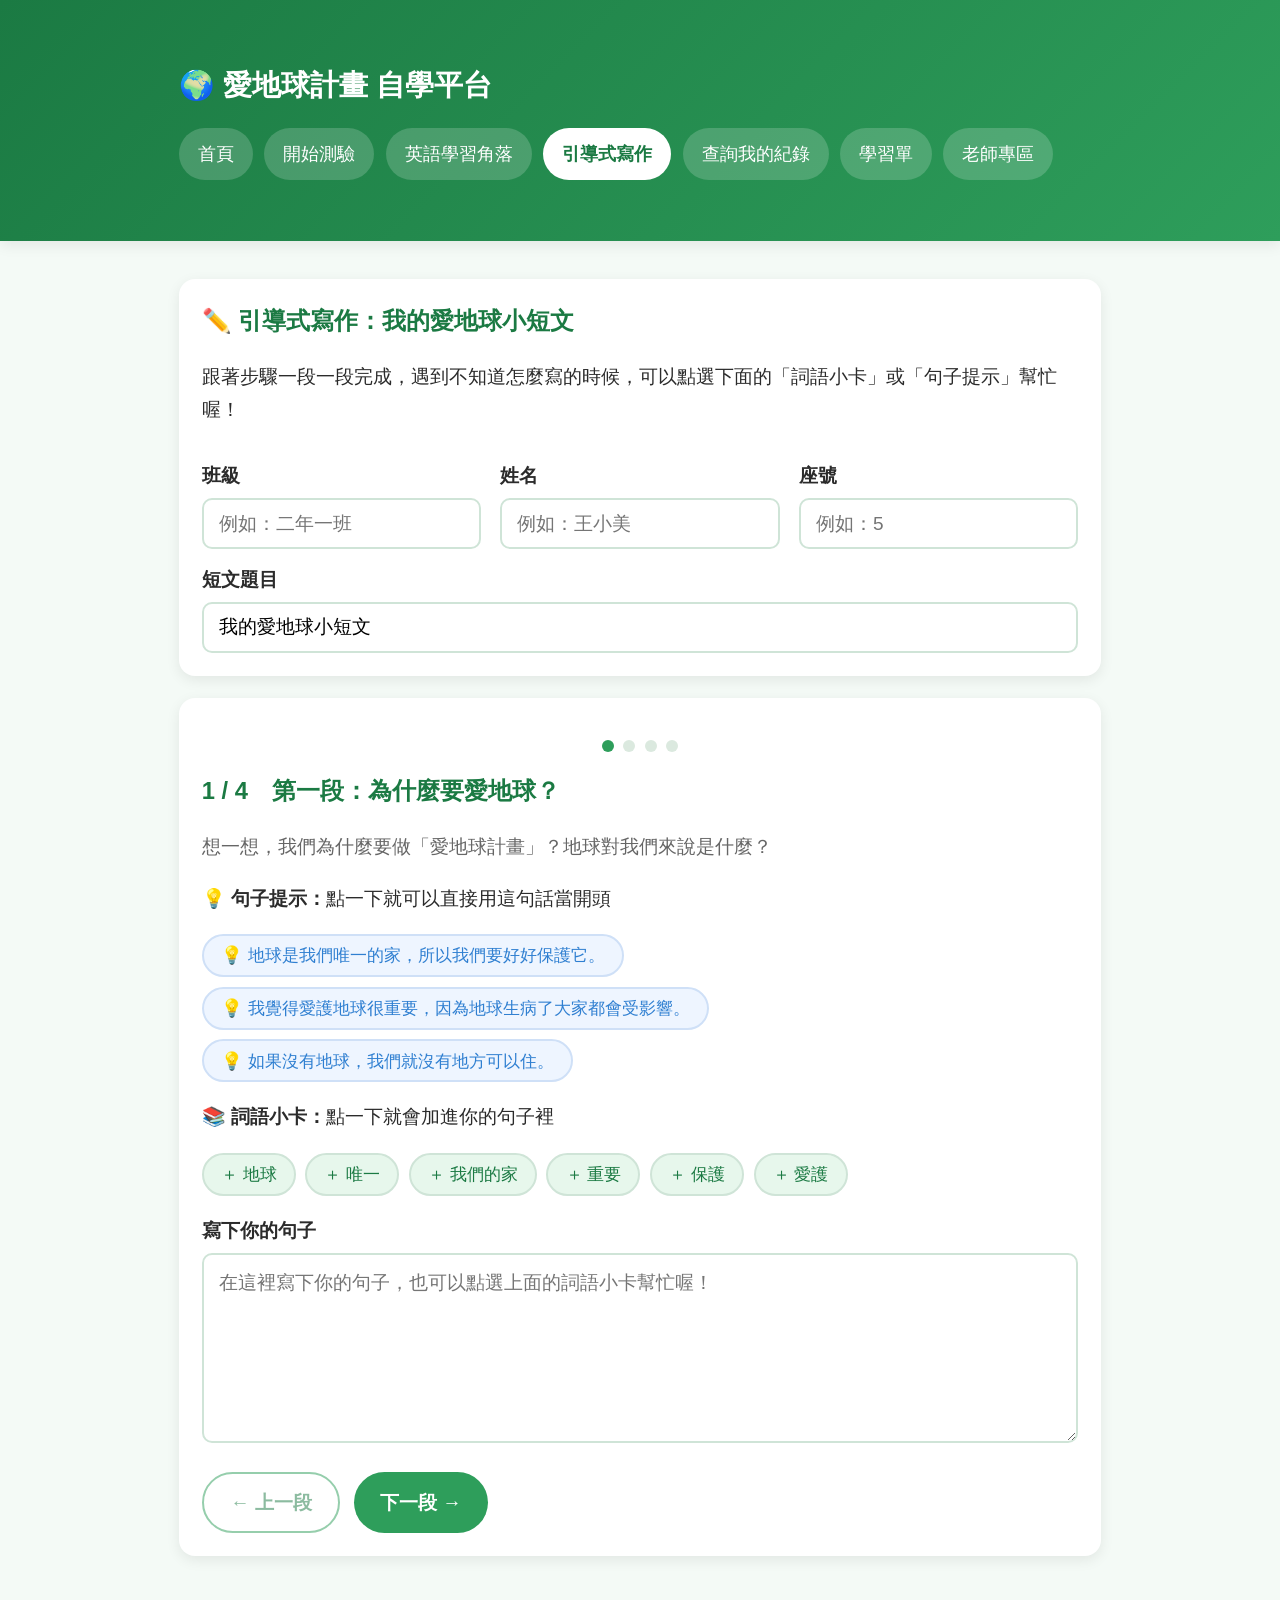
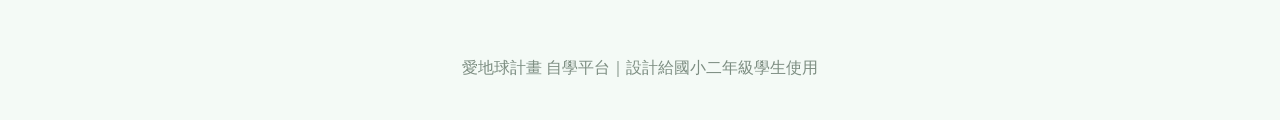
<file: writing.html>
<!DOCTYPE html>
<html lang="zh-Hant">
<head>
<meta charset="UTF-8" />
<meta name="viewport" content="width=device-width, initial-scale=1.0" />
<title>引導式寫作｜愛地球計畫</title>
<link rel="stylesheet" href="css/style.css" />
</head>
<body>
<header class="site-header no-print">
  <div class="container">
    <h1>🌍 愛地球計畫 自學平台</h1>
    <nav class="nav">
      <a href="index.html">首頁</a>
      <a href="quiz.html">開始測驗</a>
      <a href="english.html">英語學習角落</a>
      <a href="writing.html" class="active">引導式寫作</a>
      <a href="records.html">查詢我的紀錄</a>
      <a href="worksheet.html">學習單</a>
      <a href="teacher.html">老師專區</a>
    </nav>
  </div>
</header>

<main class="container">

  <section class="card no-print">
    <h2>✏️ 引導式寫作：我的愛地球小短文</h2>
    <p>跟著步驟一段一段完成，遇到不知道怎麼寫的時候，可以點選下面的「詞語小卡」或「句子提示」幫忙喔！</p>

    <div class="grid cols-3">
      <div>
        <label for="w-class">班級</label>
        <input type="text" id="w-class" placeholder="例如：二年一班" />
      </div>
      <div>
        <label for="w-name">姓名</label>
        <input type="text" id="w-name" placeholder="例如：王小美" />
      </div>
      <div>
        <label for="w-seat">座號</label>
        <input type="number" id="w-seat" placeholder="例如：5" />
      </div>
    </div>

    <label for="essay-title">短文題目</label>
    <input type="text" id="essay-title" placeholder="例如：我的愛地球小短文" />
  </section>

  <section class="card" id="writing-card">
    <div id="step-editor">
      <div class="step-dots" id="step-dots"></div>
      <h2 id="step-heading"></h2>
      <p id="step-guide" class="score-note" style="text-align:left;"></p>

      <p><strong>💡 句子提示：</strong>點一下就可以直接用這句話當開頭</p>
      <div class="chip-group" id="starter-chips"></div>

      <p><strong>📚 詞語小卡：</strong>點一下就會加進你的句子裡</p>
      <div class="chip-group" id="word-chips"></div>

      <label for="step-textarea">寫下你的句子</label>
      <textarea id="step-textarea" rows="5"></textarea>

      <div class="btn-row no-print">
        <button class="btn outline" id="prev-step-btn" onclick="goPrevStep()">← 上一段</button>
        <button class="btn" id="next-step-btn" onclick="goNextStep()">下一段 →</button>
      </div>
    </div>

    <div id="step-preview" style="display:none;">
      <h2>🎉 完成了！這是你的愛地球小短文</h2>
      <p class="score-note" id="preview-meta"></p>
      <h3 id="preview-title" style="text-align:center;"></h3>
      <div class="draft-box" id="draft-content"></div>

      <div class="btn-row no-print">
        <button class="btn outline" onclick="backToEditing()">← 回去修改</button>
        <button class="btn secondary" onclick="window.print()">🖨️ 列印 / 存成 PDF</button>
        <a class="btn" href="quiz.html">🎯 前往測驗</a>
      </div>
    </div>
  </section>

</main>

<footer class="site-footer no-print">愛地球計畫 自學平台｜設計給國小二年級學生使用</footer>

<script src="js/writing.js"></script>
</body>
</html>
</file>
<file: css/style.css>
/* 愛地球計畫 自學平台 - 共用樣式（RWD，手機優先） */

:root {
  --green-dark: #1b7a43;
  --green: #2e9e5b;
  --green-light: #e7f7ec;
  --blue: #2f7fd1;
  --yellow: #f5b833;
  --red: #e2574c;
  --text: #2b2b2b;
  --bg: #f4faf6;
  --radius: 16px;
  --shadow: 0 4px 14px rgba(0, 0, 0, 0.08);
}

* {
  box-sizing: border-box;
}

html {
  font-size: 18px;
}

body {
  margin: 0;
  font-family: "PingFang TC", "Microsoft JhengHei", "Noto Sans TC", sans-serif;
  background: var(--bg);
  color: var(--text);
  line-height: 1.7;
}

a {
  color: var(--blue);
}

.container {
  max-width: 960px;
  margin: 0 auto;
  padding: 1rem;
}

/* Header / Nav */
.site-header {
  background: linear-gradient(135deg, var(--green-dark), var(--green));
  color: #fff;
  padding: 1.2rem 1rem;
  box-shadow: var(--shadow);
}

.site-header h1 {
  margin: 0 0 0.3rem;
  font-size: 1.5rem;
}

.site-header p {
  margin: 0;
  opacity: 0.9;
  font-size: 0.95rem;
}

.nav {
  display: flex;
  flex-wrap: wrap;
  gap: 0.6rem;
  margin-top: 1rem;
}

.nav a {
  background: rgba(255, 255, 255, 0.18);
  color: #fff;
  text-decoration: none;
  padding: 0.55rem 1rem;
  border-radius: 999px;
  font-size: 0.95rem;
  transition: background 0.15s ease;
}

.nav a:hover,
.nav a.active {
  background: #fff;
  color: var(--green-dark);
  font-weight: bold;
}

/* Cards */
.card {
  background: #fff;
  border-radius: var(--radius);
  box-shadow: var(--shadow);
  padding: 1.2rem;
  margin-bottom: 1.2rem;
}

.card h2 {
  margin-top: 0;
  color: var(--green-dark);
  font-size: 1.25rem;
}

.grid {
  display: grid;
  grid-template-columns: 1fr;
  gap: 1rem;
}

@media (min-width: 640px) {
  .grid.cols-2 {
    grid-template-columns: 1fr 1fr;
  }
}

@media (min-width: 860px) {
  .grid.cols-3 {
    grid-template-columns: 1fr 1fr 1fr;
  }
}

/* Video / resource list */
.resource-item {
  display: flex;
  align-items: flex-start;
  gap: 0.7rem;
  padding: 0.8rem 0;
  border-bottom: 1px dashed #d9e9df;
}

.resource-item:last-child {
  border-bottom: none;
}

.resource-badge {
  flex-shrink: 0;
  width: 2.2rem;
  height: 2.2rem;
  border-radius: 50%;
  background: var(--green);
  color: #fff;
  display: flex;
  align-items: center;
  justify-content: center;
  font-weight: bold;
}

.resource-item h3 {
  margin: 0 0 0.2rem;
  font-size: 1.05rem;
}

.resource-item p {
  margin: 0.2rem 0 0;
  font-size: 0.9rem;
  color: #555;
}

/* Buttons */
.btn {
  display: inline-block;
  border: none;
  cursor: pointer;
  background: var(--green);
  color: #fff;
  padding: 0.8rem 1.4rem;
  border-radius: 999px;
  font-size: 1rem;
  font-weight: bold;
  text-decoration: none;
  text-align: center;
  transition: transform 0.1s ease, box-shadow 0.1s ease;
}

.btn:hover {
  transform: translateY(-2px);
  box-shadow: var(--shadow);
}

.btn.secondary {
  background: var(--blue);
}

.btn.warning {
  background: var(--yellow);
  color: #4a3200;
}

.btn.outline {
  background: transparent;
  color: var(--green-dark);
  border: 2px solid var(--green);
}

.btn:disabled {
  opacity: 0.5;
  cursor: not-allowed;
  transform: none;
}

.btn-row {
  display: flex;
  flex-wrap: wrap;
  gap: 0.7rem;
  margin-top: 1rem;
}

/* Forms */
label {
  display: block;
  font-weight: bold;
  margin: 0.8rem 0 0.3rem;
}

input[type="text"],
input[type="number"],
input[type="password"],
select {
  width: 100%;
  padding: 0.65rem 0.8rem;
  font-size: 1rem;
  border: 2px solid #cfe4d7;
  border-radius: 10px;
  background: #fff;
  font-family: inherit;
}

textarea {
  width: 100%;
  padding: 0.65rem 0.8rem;
  font-size: 1rem;
  border: 2px solid #cfe4d7;
  border-radius: 10px;
  background: #fff;
  font-family: inherit;
  resize: vertical;
  min-height: 110px;
  line-height: 1.7;
}

input:focus,
select:focus,
textarea:focus {
  outline: none;
  border-color: var(--green);
}

/* Guided writing */
.chip-group {
  display: flex;
  flex-wrap: wrap;
  gap: 0.5rem;
  margin: 0.6rem 0 1rem;
}

.chip {
  background: var(--green-light);
  color: var(--green-dark);
  border: 2px solid #cfe4d7;
  border-radius: 999px;
  padding: 0.4rem 0.9rem;
  cursor: pointer;
  font-size: 0.92rem;
  font-family: inherit;
}

.chip:hover {
  border-color: var(--green);
  background: #dff3e6;
}

.chip.starter {
  background: #eef5ff;
  border-color: #cfe0f7;
  color: var(--blue);
  text-align: left;
}

.step-dots {
  display: flex;
  gap: 0.5rem;
  justify-content: center;
  margin: 1rem 0;
}

.step-dot {
  width: 12px;
  height: 12px;
  border-radius: 50%;
  background: #dbe9df;
  flex-shrink: 0;
}

.step-dot.active {
  background: var(--green);
}

.step-dot.done {
  background: var(--yellow);
}

.draft-box {
  background: var(--green-light);
  border-left: 4px solid var(--green);
  border-radius: 8px;
  padding: 1rem 1.2rem;
  line-height: 2;
  white-space: pre-wrap;
}

/* Quiz */
.progress-bar {
  height: 10px;
  background: #e0efe4;
  border-radius: 999px;
  overflow: hidden;
  margin: 0.8rem 0;
}

.progress-bar-fill {
  height: 100%;
  background: var(--green);
  transition: width 0.2s ease;
}

.question-block {
  margin-bottom: 1.2rem;
  padding-bottom: 1.2rem;
  border-bottom: 1px solid #eee;
}

.question-block:last-child {
  border-bottom: none;
}

.passage-box {
  background: var(--green-light);
  border-left: 4px solid var(--green);
  padding: 0.8rem 1rem;
  border-radius: 8px;
  margin-bottom: 0.7rem;
  font-size: 1.02rem;
}

.option-list {
  display: grid;
  gap: 0.6rem;
  margin-top: 0.6rem;
}

.option-item {
  display: flex;
  align-items: center;
  gap: 0.6rem;
  background: #fafffb;
  border: 2px solid #dcefe1;
  border-radius: 10px;
  padding: 0.6rem 0.9rem;
  cursor: pointer;
}

.option-item:hover {
  border-color: var(--green);
}

.option-item input {
  width: auto;
}

.option-item.correct {
  border-color: var(--green);
  background: #e4f7ea;
}

.option-item.incorrect {
  border-color: var(--red);
  background: #fdecea;
}

.speak-btn {
  background: var(--blue);
  color: #fff;
  border: none;
  border-radius: 999px;
  padding: 0.5rem 1rem;
  cursor: pointer;
  font-size: 0.95rem;
  margin-bottom: 0.6rem;
}

/* Result / badge */
.score-display {
  font-size: 2.4rem;
  font-weight: bold;
  color: var(--green-dark);
  text-align: center;
}

.score-note {
  text-align: center;
  color: #666;
}

.tag {
  display: inline-block;
  background: var(--green-light);
  color: var(--green-dark);
  border-radius: 999px;
  padding: 0.2rem 0.7rem;
  font-size: 0.85rem;
  font-weight: bold;
}

/* Table */
.table-wrap {
  overflow-x: auto;
}

table {
  width: 100%;
  border-collapse: collapse;
  font-size: 0.92rem;
  min-width: 560px;
}

th,
td {
  text-align: left;
  padding: 0.55rem 0.6rem;
  border-bottom: 1px solid #eee;
  white-space: nowrap;
}

th {
  background: var(--green-light);
  color: var(--green-dark);
}

tr:hover td {
  background: #fafffb;
}

/* Footer */
.site-footer {
  text-align: center;
  color: #7c8d81;
  font-size: 0.85rem;
  padding: 2rem 1rem;
}

.notice {
  background: #fff8e6;
  border: 1px solid #f1d68c;
  border-radius: 10px;
  padding: 0.8rem 1rem;
  font-size: 0.9rem;
  color: #6b4f00;
  margin-bottom: 1rem;
}

/* Worksheet handwriting helpers */
.write-line {
  border-bottom: 2px solid #9db8a6;
  height: 2.3rem;
  margin: 0.3rem 0;
}

.write-box {
  border: 2px dashed #b6cdbd;
  border-radius: 10px;
  min-height: 140px;
  margin: 0.5rem 0;
}

.fill-blank {
  display: inline-block;
  min-width: 3.5rem;
  border-bottom: 2px solid var(--green-dark);
  text-align: center;
}

.ws-item {
  margin-bottom: 1.4rem;
  padding-bottom: 1.2rem;
  border-bottom: 1px dashed #d9e9df;
}

.ws-item:last-child {
  border-bottom: none;
}

.ws-number {
  display: inline-block;
  background: var(--green);
  color: #fff;
  width: 1.6rem;
  height: 1.6rem;
  border-radius: 50%;
  text-align: center;
  line-height: 1.6rem;
  font-size: 0.9rem;
  margin-right: 0.4rem;
}

.cover-fields {
  display: flex;
  flex-wrap: wrap;
  gap: 1.2rem;
  font-size: 0.95rem;
}

.cover-fields span {
  border-bottom: 1px solid #333;
  padding: 0 0.6rem;
  min-width: 5rem;
  display: inline-block;
}

/* Print (worksheet) */
@media print {
  .no-print {
    display: none !important;
  }
  body {
    background: #fff;
  }
  .card {
    box-shadow: none;
    border: 1px solid #ccc;
  }
}

/* Larger screens */
@media (min-width: 860px) {
  html {
    font-size: 19px;
  }
  .container {
    padding: 2rem 1rem;
  }
}
</file>
